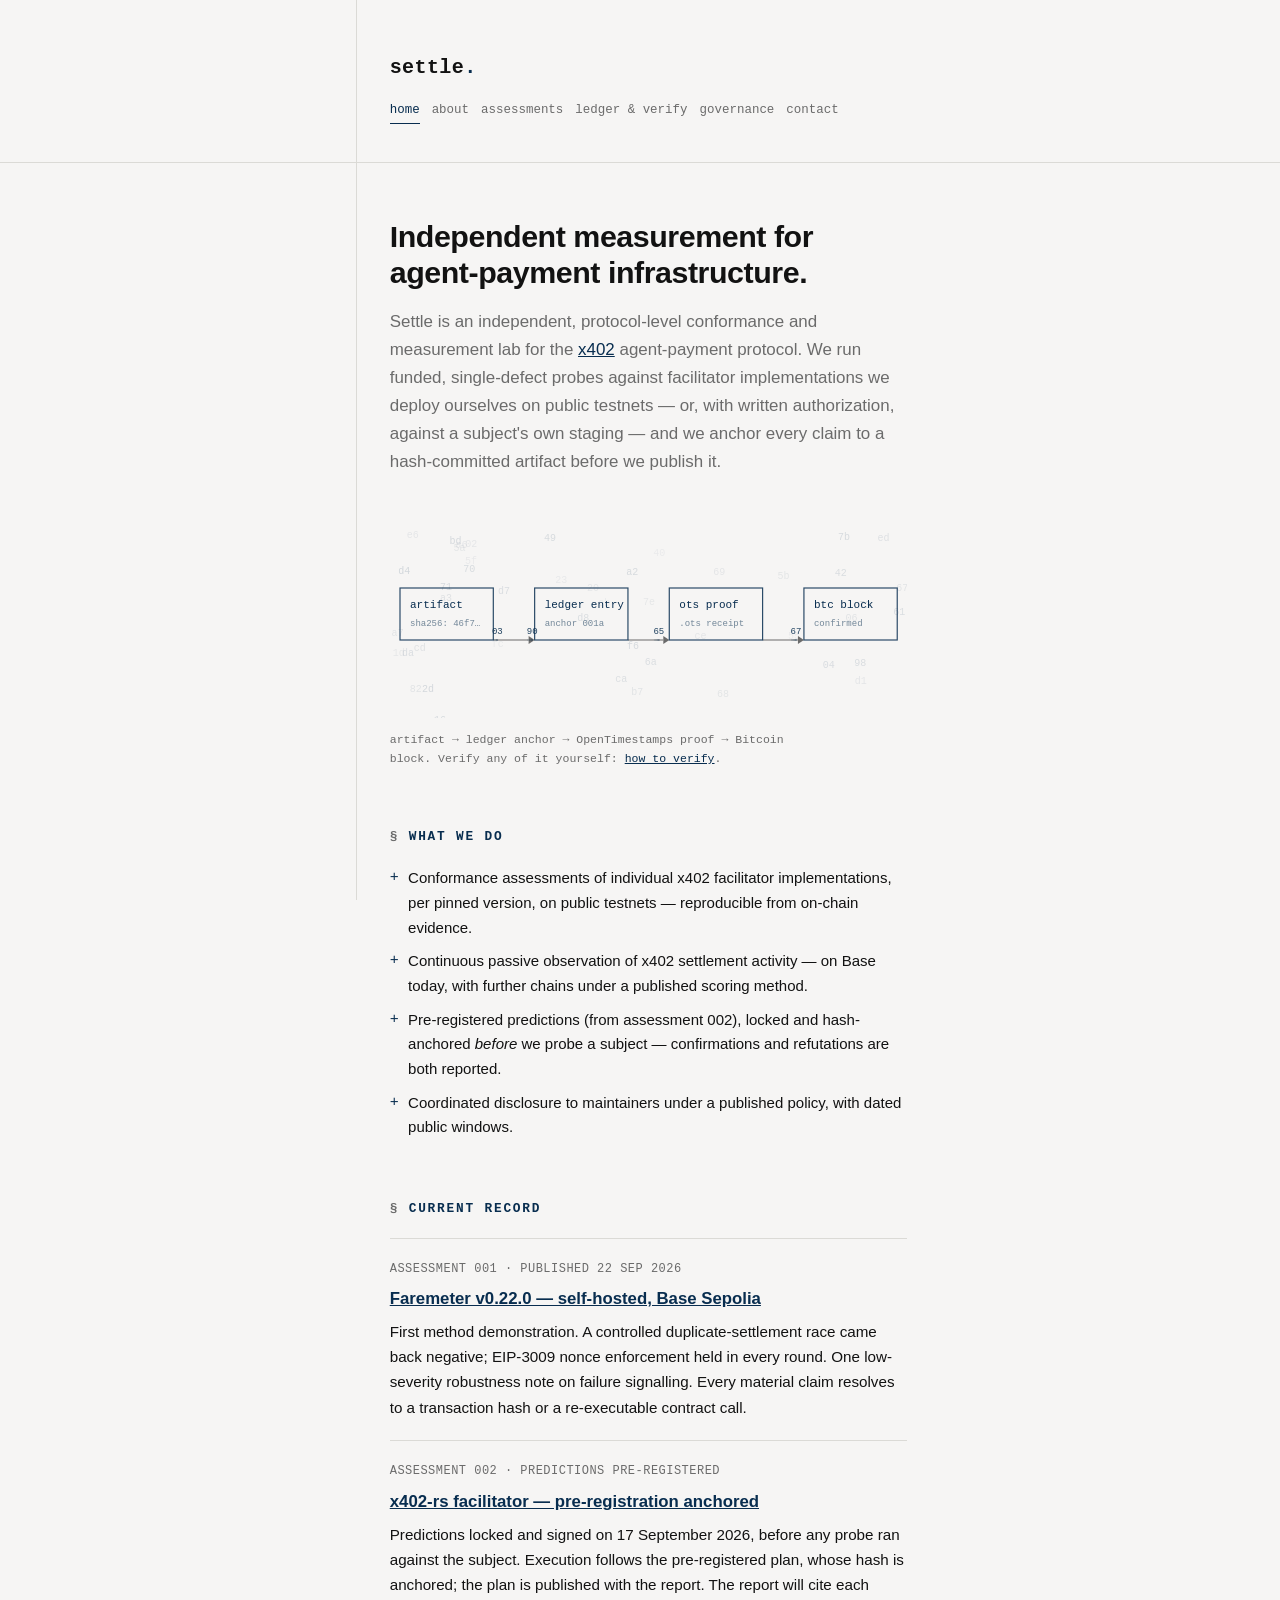
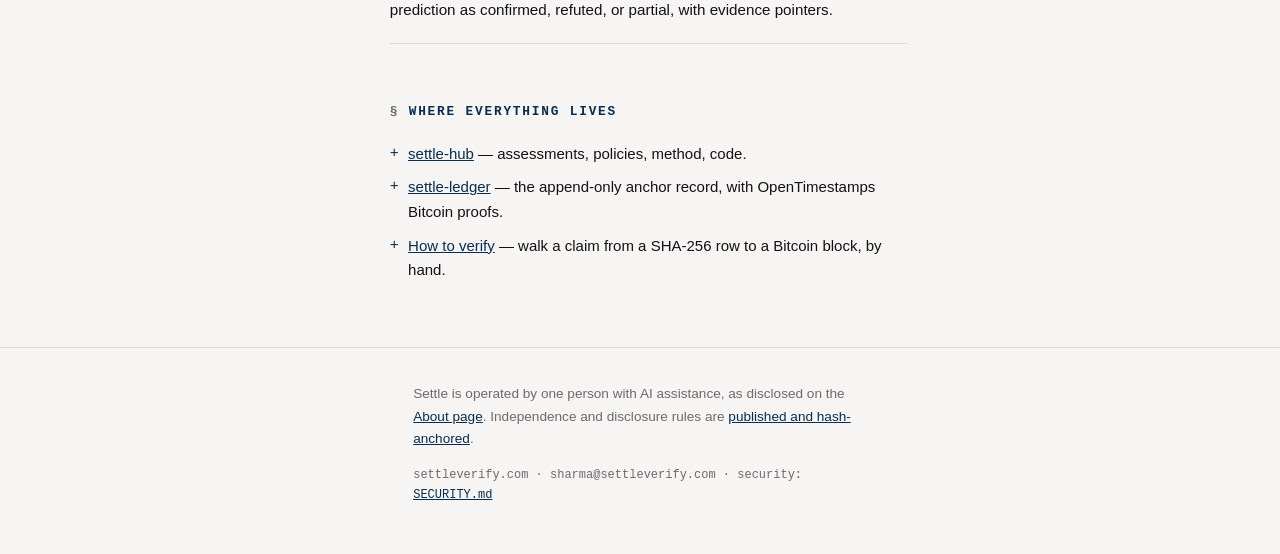
<file: index.html>
<!DOCTYPE html>
<html lang="en">
<head>
<meta charset="utf-8">
<meta name="viewport" content="width=device-width, initial-scale=1">
<title>Settle — independent x402 conformance &amp; measurement lab</title>
<meta name="description" content="Settle is an independent, protocol-level conformance and measurement lab for the x402 agent-payment protocol. Every claim hash-anchored; every report reproducible.">
<link rel="stylesheet" href="assets/style.css">
</head>
<body>

<header class="site">
  <div class="wrap">
    <a class="wordmark" href="index.html">settle<span>.</span></a>
    <nav class="site" aria-label="Site">
      <a href="index.html" aria-current="page">home</a>
      <a href="about.html">about</a>
      <a href="assessments.html">assessments</a>
      <a href="ledger.html">ledger &amp; verify</a>
      <a href="governance.html">governance</a>
      <a href="contact.html">contact</a>
    </nav>
  </div>
</header>

<main>
  <div class="wrap">

    <h1>Independent measurement for agent-payment infrastructure.</h1>
    <p class="lede">Settle is an independent, protocol-level conformance and measurement lab for the
    <a href="https://github.com/coinbase/x402">x402</a> agent-payment protocol. We run funded,
    single-defect probes against facilitator implementations we deploy ourselves on public
    testnets — or, with written authorization, against a subject's own staging — and we anchor
    every claim to a hash-committed artifact before we publish it.</p>

    <div class="chain" id="chainHero">
      <canvas id="heroCanvas" aria-hidden="true"></canvas>
      <svg viewBox="0 0 640 96" role="img" id="chainFallback">
        <!-- block 1 -->
        <g class="blk d0">
          <rect x="8" y="24" width="120" height="48" rx="3" fill="none" stroke="currentColor" stroke-width="1.2"/>
          <text x="20" y="44" font-family="ui-monospace, Menlo, Consolas, monospace" font-size="10" fill="currentColor">artifact</text>
          <text x="20" y="60" font-family="ui-monospace, Menlo, Consolas, monospace" font-size="9" fill="currentColor" opacity="0.6">sha256: 46f7…</text>
        </g>
        <!-- link 1 -->
        <line class="link-line d1" x1="128" y1="48" x2="188" y2="48" stroke="currentColor" stroke-width="1.2"/>
        <path class="blk d1" d="M186 44 l8 4 -8 4 z" fill="currentColor"/>
        <!-- block 2 -->
        <g class="blk d2">
          <rect x="196" y="24" width="120" height="48" rx="3" fill="none" stroke="currentColor" stroke-width="1.2"/>
          <text x="208" y="44" font-family="ui-monospace, Menlo, Consolas, monospace" font-size="10" fill="currentColor">ledger entry</text>
          <text x="208" y="60" font-family="ui-monospace, Menlo, Consolas, monospace" font-size="9" fill="currentColor" opacity="0.6">anchor 001a</text>
        </g>
        <!-- link 2 -->
        <line class="link-line d3" x1="316" y1="48" x2="376" y2="48" stroke="currentColor" stroke-width="1.2"/>
        <path class="blk d3" d="M374 44 l8 4 -8 4 z" fill="currentColor"/>
        <!-- block 3 -->
        <g class="blk d4">
          <rect x="384" y="24" width="120" height="48" rx="3" fill="none" stroke="currentColor" stroke-width="1.2"/>
          <text x="396" y="44" font-family="ui-monospace, Menlo, Consolas, monospace" font-size="10" fill="currentColor">ots proof</text>
          <text x="396" y="60" font-family="ui-monospace, Menlo, Consolas, monospace" font-size="9" fill="currentColor" opacity="0.6">.ots receipt</text>
        </g>
        <!-- link 3 -->
        <line class="link-line d5" x1="504" y1="48" x2="564" y2="48" stroke="currentColor" stroke-width="1.2"/>
        <path class="blk d5" d="M562 44 l8 4 -8 4 z" fill="currentColor"/>
        <!-- block 4 -->
        <g class="blk d6">
          <rect x="572" y="24" width="60" height="48" rx="3" fill="none" stroke="currentColor" stroke-width="1.2"/>
          <text x="580" y="44" font-family="ui-monospace, Menlo, Consolas, monospace" font-size="10" fill="currentColor">btc</text>
          <text x="580" y="60" font-family="ui-monospace, Menlo, Consolas, monospace" font-size="9" fill="currentColor" opacity="0.6">block</text>
        </g>
      </svg>
      <p class="chain-caption">artifact → ledger anchor → OpenTimestamps proof → Bitcoin block. Verify any of it yourself: <a href="ledger.html">how to verify</a>.</p>
    </div>

    <section>
      <h2>What we do</h2>
      <ul class="plain">
        <li>Conformance assessments of individual x402 facilitator implementations, per pinned version, on public testnets — reproducible from on-chain evidence.</li>
        <li>Continuous passive observation of x402 settlement activity — on Base today, with further chains under a published scoring method.</li>
        <li>Pre-registered predictions (from assessment 002), locked and hash-anchored <em>before</em> we probe a subject — confirmations and refutations are both reported.</li>
        <li>Coordinated disclosure to maintainers under a published policy, with dated public windows.</li>
      </ul>
    </section>

    <section>
      <h2>Current record</h2>

      <div class="record">
        <p class="meta">ASSESSMENT 001 · PUBLISHED 22 SEP 2026</p>
        <h3><a href="https://github.com/TheDocter-dev/settle-hub/blob/main/assessments/001-faremeter-v0.22.0.md">Faremeter v0.22.0 — self-hosted, Base Sepolia</a></h3>
        <p>First method demonstration. A controlled duplicate-settlement race came back negative;
        EIP-3009 nonce enforcement held in every round. One low-severity robustness note on failure
        signalling. Every material claim resolves to a transaction hash or a re-executable contract call.</p>
      </div>

      <div class="record">
        <p class="meta">ASSESSMENT 002 · PREDICTIONS PRE-REGISTERED</p>
        <h3><a href="https://github.com/TheDocter-dev/settle-ledger/blob/main/anchors/002-pre-registration.md">x402-rs facilitator — pre-registration anchored</a></h3>
        <p>Predictions locked and signed on 17 September 2026, before any probe ran against the subject.
        Execution follows the pre-registered plan, whose hash is anchored; the plan is published with
        the report. The report will cite each prediction as confirmed, refuted, or partial, with
        evidence pointers.</p>
      </div>
    </section>

    <section>
      <h2>Where everything lives</h2>
      <ul class="plain">
        <li><a href="https://github.com/TheDocter-dev/settle-hub">settle-hub</a> — assessments, policies, method, code.</li>
        <li><a href="https://github.com/TheDocter-dev/settle-ledger">settle-ledger</a> — the append-only anchor record, with OpenTimestamps Bitcoin proofs.</li>
        <li><a href="ledger.html">How to verify</a> — walk a claim from a SHA-256 row to a Bitcoin block, by hand.</li>
      </ul>
    </section>

  </div>
</main>

<script>
(function () {
  var reduce = window.matchMedia && window.matchMedia('(prefers-reduced-motion: reduce)').matches;
  if (reduce) return; // SVG fallback keeps its CSS-only static state

  var canvas = document.getElementById('heroCanvas');
  var fallback = document.getElementById('chainFallback');
  if (!canvas || !canvas.getContext) return;
  var ctx = canvas.getContext('2d');

  // palette follows the page (incl. dark mode)
  function ink()    { return getComputedStyle(document.body).getPropertyValue('--c-accent').trim() || '#082D4F'; }
  function faint()  { return getComputedStyle(document.body).getPropertyValue('--c-text-alt').trim() || 'rgba(8,45,79,0.35)'; }

  var W = 640, H = 200, dpr = Math.min(window.devicePixelRatio || 1, 2);
  function size() {
    var r = canvas.parentNode.getBoundingClientRect();
    W = Math.max(320, r.width); H = 200;
    canvas.width = W * dpr; canvas.height = H * dpr;
    canvas.style.height = H + 'px';
    ctx.setTransform(dpr, 0, 0, dpr, 0, 0);
    layout();
  }

  var LABELS = ['artifact', 'ledger entry', 'ots proof', 'btc block'];
  var SUBS   = ['sha256: 46f7…', 'anchor 001a', '.ots receipt', 'confirmed'];
  var blocks = [], links = [];
  function layout() {
    blocks = []; links = [];
    var bw = Math.min(120, (W - 40) / 4 - 26), bh = 52, gap = (W - 20 - 4 * bw) / 3, y = 96;
    for (var i = 0; i < 4; i++) {
      var x = 10 + i * (bw + gap);
      blocks.push({ x: x, y: y, w: bw, h: bh, pulse: 0 });
      if (i < 3) links.push({ x1: x + bw, x2: x + bw + gap, y: y + bh / 2 });
    }
  }

  // drifting background hex glyphs
  var HEX = '0123456789abcdef', glyphs = [];
  for (var g = 0; g < 46; g++) glyphs.push({
    x: Math.random() * 640, y: Math.random() * 200,
    c: HEX[(Math.random() * 16) | 0] + HEX[(Math.random() * 16) | 0],
    v: 0.08 + Math.random() * 0.22, a: 0.05 + Math.random() * 0.10
  });

  // particles travelling link by link
  var particles = [];
  function spawn(linkIdx) {
    var l = links[linkIdx]; if (!l) return;
    particles.push({ l: linkIdx, t: 0, speed: 0.006 + Math.random() * 0.006,
      c: HEX[(Math.random() * 16) | 0] + HEX[(Math.random() * 16) | 0] });
  }

  var acc = 0;
  function frame() {
    ctx.clearRect(0, 0, W, H);

    // background hex rain
    ctx.font = '10px ui-monospace, Menlo, Consolas, monospace';
    for (var i = 0; i < glyphs.length; i++) {
      var gl = glyphs[i];
      gl.y -= gl.v; if (gl.y < -10) { gl.y = H + 10; gl.x = Math.random() * W; }
      ctx.globalAlpha = gl.a; ctx.fillStyle = ink();
      ctx.fillText(gl.c, gl.x % W, gl.y);
    }
    ctx.globalAlpha = 1;

    // links
    ctx.strokeStyle = faint(); ctx.lineWidth = 1.1;
    for (var j = 0; j < links.length; j++) {
      var l2 = links[j];
      ctx.beginPath(); ctx.moveTo(l2.x1, l2.y); ctx.lineTo(l2.x2 - 6, l2.y); ctx.stroke();
      // arrowhead
      ctx.beginPath(); ctx.moveTo(l2.x2 - 6, l2.y - 4); ctx.lineTo(l2.x2, l2.y);
      ctx.lineTo(l2.x2 - 6, l2.y + 4); ctx.closePath();
      ctx.fillStyle = faint(); ctx.fill();
    }

    // blocks
    for (var b = 0; b < blocks.length; b++) {
      var bk = blocks[b];
      if (bk.pulse > 0) bk.pulse *= 0.94;
      var glow = bk.pulse;
      ctx.strokeStyle = ink(); ctx.lineWidth = 1.2 + glow * 1.6;
      ctx.globalAlpha = 0.85 + glow * 0.15;
      ctx.strokeRect(bk.x, bk.y - bk.h / 2, bk.w, bk.h);
      ctx.globalAlpha = 1;
      ctx.fillStyle = ink();
      ctx.font = '11px ui-monospace, Menlo, Consolas, monospace';
      ctx.fillText(LABELS[b], bk.x + 10, bk.y - 6);
      ctx.globalAlpha = 0.55;
      ctx.font = '9px ui-monospace, Menlo, Consolas, monospace';
      ctx.fillText(SUBS[b], bk.x + 10, bk.y + 12);
      ctx.globalAlpha = 1;
      if (glow > 0.02) { // arrival ring
        ctx.globalAlpha = glow * 0.5; ctx.strokeStyle = ink(); ctx.lineWidth = 1;
        ctx.strokeRect(bk.x - 4 * (1 - glow), bk.y - bk.h / 2 - 4 * (1 - glow), bk.w + 8 * (1 - glow), bk.h + 8 * (1 - glow));
        ctx.globalAlpha = 1;
      }
    }

    // particles: hex pairs riding the links
    ctx.font = '9px ui-monospace, Menlo, Consolas, monospace';
    for (var p = particles.length - 1; p >= 0; p--) {
      var pt = particles[p], ln = links[pt.l];
      pt.t += pt.speed;
      if (pt.t >= 1) { blocks[pt.l + 1].pulse = 1; particles.splice(p, 1); spawn((pt.l + 1) % links.length); continue; }
      var px = ln.x1 + (ln.x2 - ln.x1) * pt.t;
      // trail
      for (var tr = 1; tr <= 3; tr++) {
        var tt = pt.t - tr * 0.045; if (tt < 0) break;
        ctx.globalAlpha = 0.35 / tr; ctx.fillStyle = ink();
        ctx.fillRect(ln.x1 + (ln.x2 - ln.x1) * tt, ln.y - 1, 2, 2);
      }
      ctx.globalAlpha = 0.9; ctx.fillStyle = ink();
      ctx.fillText(pt.c, px - 6, ln.y - 6);
      ctx.globalAlpha = 1;
    }

    // steady spawn pressure
    acc += 1;
    if (acc % 70 === 0 && particles.length < 6) spawn((Math.random() * links.length) | 0);

    requestAnimationFrame(frame);
  }

  size();
  window.addEventListener('resize', size);
  fallback.style.display = 'none'; // canvas takes over
  canvas.style.display = 'block';
  for (var s = 0; s < links.length; s++) spawn(s);
  requestAnimationFrame(frame);
})();
</script>

<footer class="site">
  <div class="wrap">
    <p>Settle is operated by one person with AI assistance, as disclosed on the
    <a href="about.html">About page</a>. Independence and disclosure rules are
    <a href="governance.html">published and hash-anchored</a>.</p>
    <p class="mono">settleverify.com · sharma@settleverify.com · security: <a href="https://github.com/TheDocter-dev/settle-hub/blob/main/SECURITY.md">SECURITY.md</a></p>
  </div>
</footer>

</body>
</html>
</file>
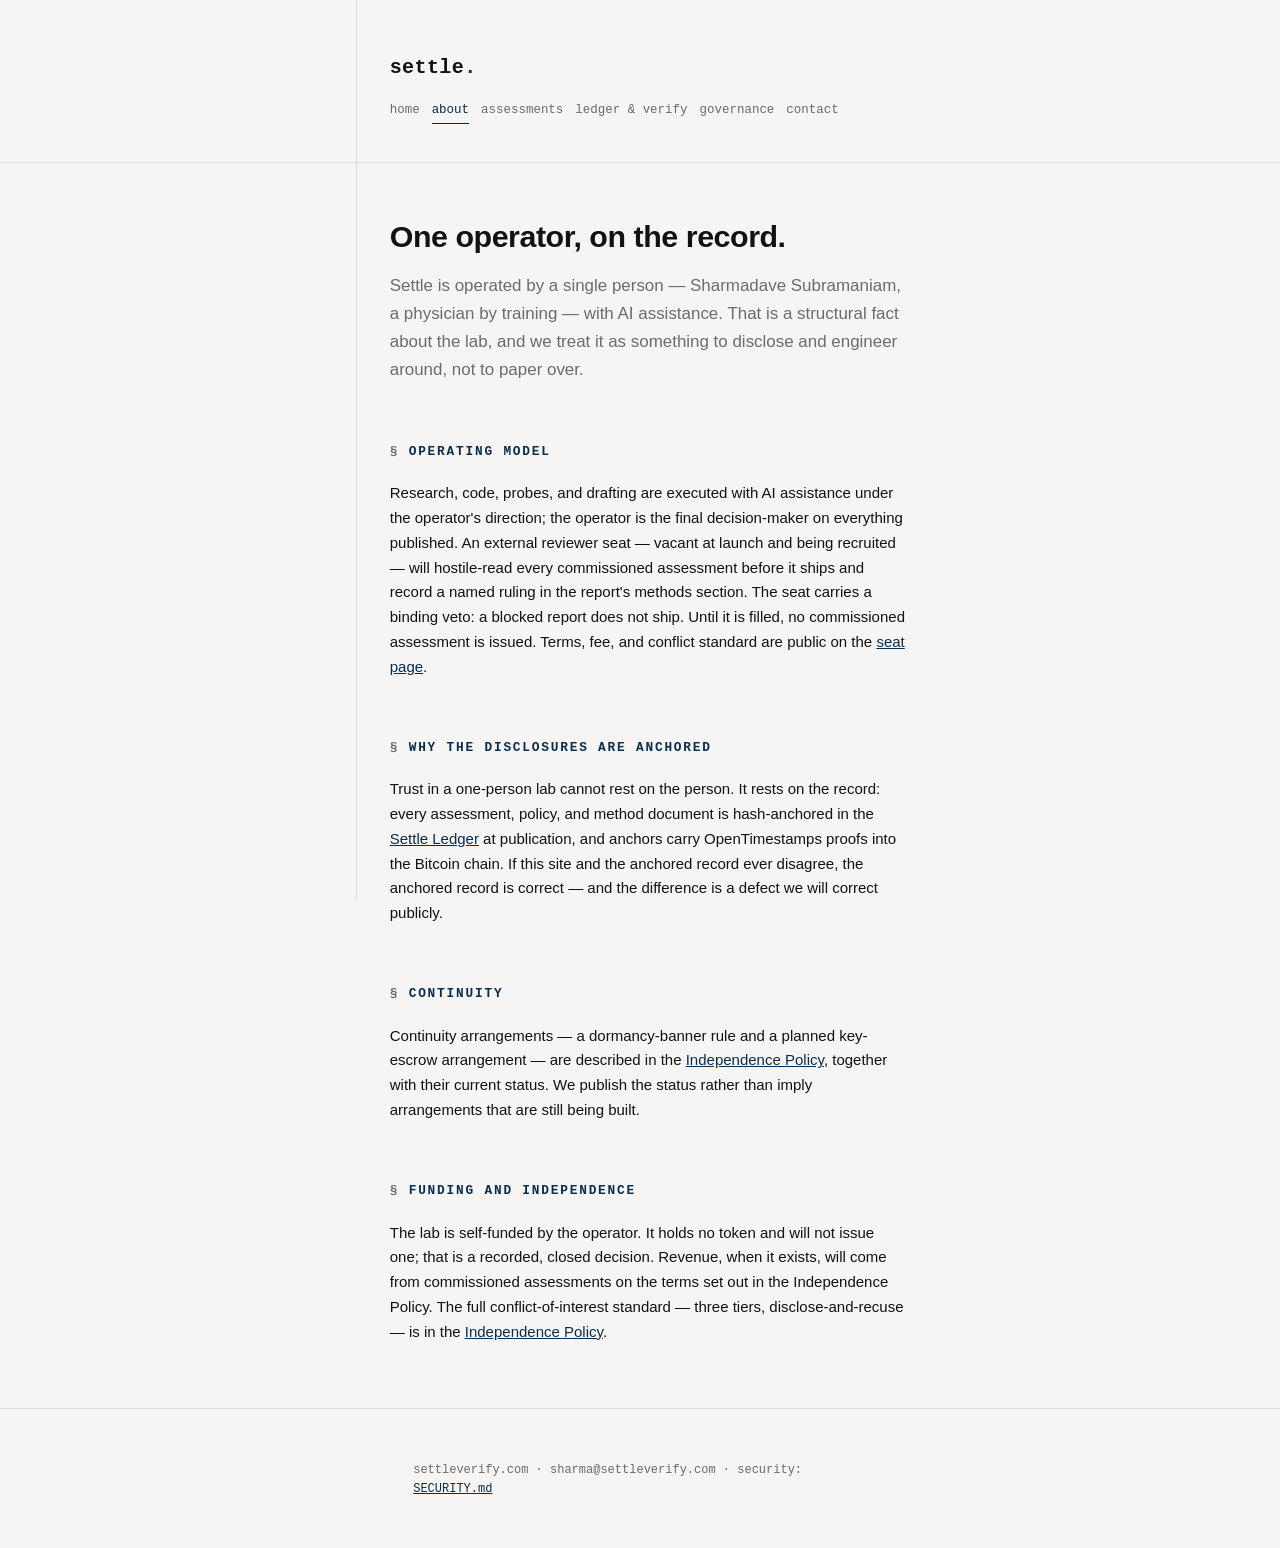
<file: about.html>
<!DOCTYPE html>
<html lang="en">
<head>
<meta charset="utf-8">
<meta name="viewport" content="width=device-width, initial-scale=1">
<title>About — Settle</title>
<meta name="description" content="Who operates Settle, how it is built, and what happens if the operator disappears.">
<link rel="stylesheet" href="assets/style.css">
</head>
<body>

<header class="site">
  <div class="wrap">
    <a class="wordmark" href="index.html">settle<span>.</span></a>
    <nav class="site" aria-label="Site">
      <a href="index.html">home</a>
      <a href="about.html" aria-current="page">about</a>
      <a href="assessments.html">assessments</a>
      <a href="ledger.html">ledger &amp; verify</a>
      <a href="governance.html">governance</a>
      <a href="contact.html">contact</a>
    </nav>
  </div>
</header>

<main>
  <div class="wrap">

    <h1>One operator, on the record.</h1>
    <p class="lede">Settle is operated by a single person — Sharmadave Subramaniam, a physician by
    training — with AI assistance. That is a structural fact about the lab, and we treat it as
    something to disclose and engineer around, not to paper over.</p>

    <section>
      <h2>Operating model</h2>
      <p>Research, code, probes, and drafting are executed with AI assistance under the operator's
      direction; the operator is the final decision-maker on everything published. An external
      reviewer seat — vacant at launch and being recruited — will hostile-read every commissioned
      assessment before it ships and record a named ruling in the report's methods section. The seat
      carries a binding veto: a blocked report does not ship. Until it is filled, no commissioned
      assessment is issued. Terms, fee, and conflict standard are public on the
      <a href="https://github.com/TheDocter-dev/settle-hub/blob/main/external-reviewer-seat.md">seat page</a>.</p>
    </section>

    <section>
      <h2>Why the disclosures are anchored</h2>
      <p>Trust in a one-person lab cannot rest on the person. It rests on the record: every
      assessment, policy, and method document is hash-anchored in the
      <a href="https://github.com/TheDocter-dev/settle-ledger">Settle Ledger</a> at publication, and
      anchors carry OpenTimestamps proofs into the Bitcoin chain. If this site and the anchored
      record ever disagree, the anchored record is correct — and the difference is a defect we will
      correct publicly.</p>
    </section>

    <section>
      <h2>Continuity</h2>
      <p>Continuity arrangements — a dormancy-banner rule and a planned key-escrow arrangement —
      are described in the
      <a href="https://github.com/TheDocter-dev/settle-hub/blob/main/independence-policy.md">Independence Policy</a>,
      together with their current status. We publish the status rather than imply arrangements that
      are still being built.</p>
    </section>

    <section>
      <h2>Funding and independence</h2>
      <p>The lab is self-funded by the operator. It holds no token and will not issue one; that is a
      recorded, closed decision. Revenue, when it exists, will come from commissioned assessments on
      the terms set out in the Independence Policy. The full conflict-of-interest standard — three tiers, disclose-and-recuse —
      is in the <a href="https://github.com/TheDocter-dev/settle-hub/blob/main/independence-policy.md">Independence
      Policy</a>.</p>
    </section>

  </div>
</main>

<footer class="site">
  <div class="wrap">
    <p class="mono">settleverify.com · sharma@settleverify.com · security: <a href="https://github.com/TheDocter-dev/settle-hub/blob/main/SECURITY.md">SECURITY.md</a></p>
  </div>
</footer>

</body>
</html>
</file>
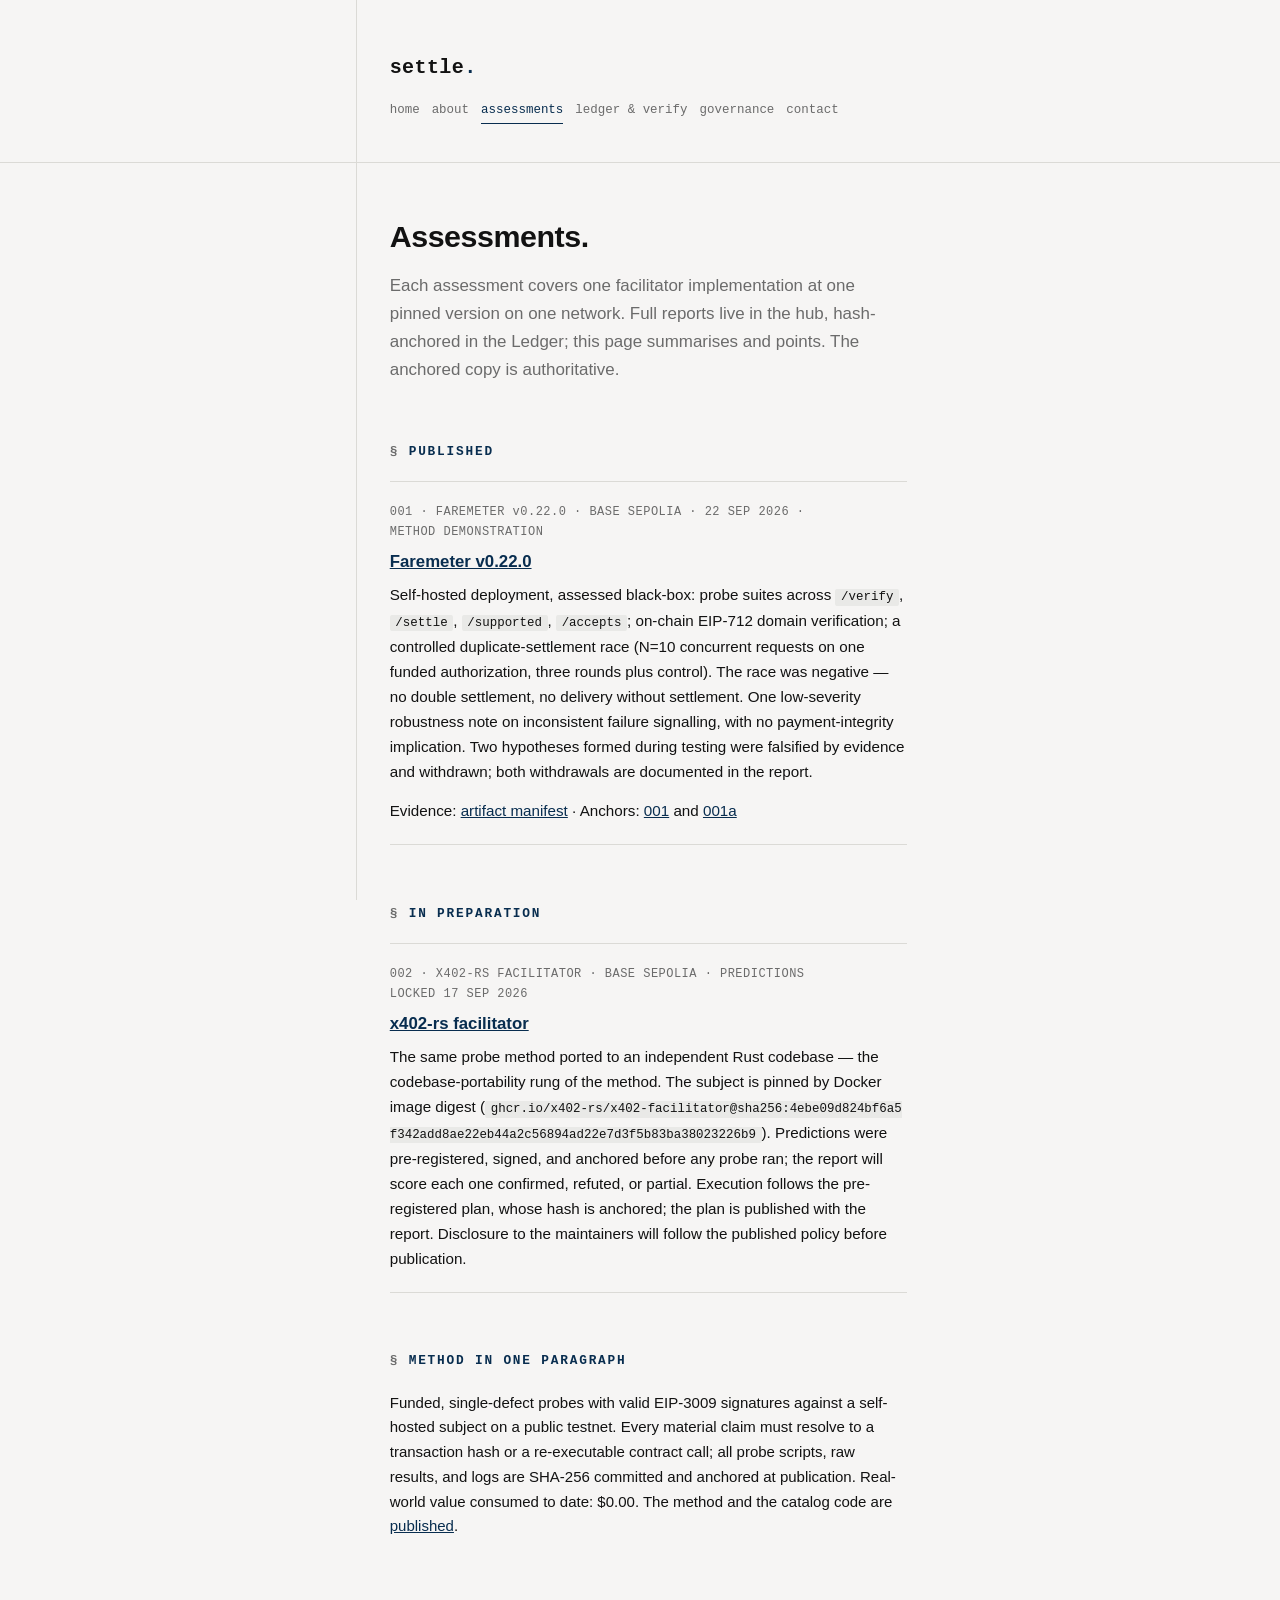
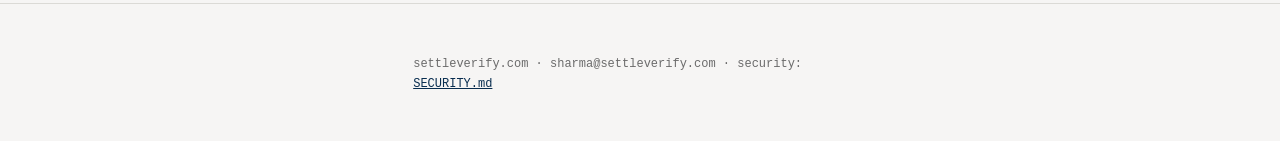
<file: assessments.html>
<!DOCTYPE html>
<html lang="en">
<head>
<meta charset="utf-8">
<meta name="viewport" content="width=device-width, initial-scale=1">
<title>Assessments — Settle</title>
<meta name="description" content="Settle assessments: per-version conformance measurement of x402 facilitators, reproducible from on-chain evidence.">
<link rel="stylesheet" href="assets/style.css">
</head>
<body>

<header class="site">
  <div class="wrap">
    <a class="wordmark" href="index.html">settle<span>.</span></a>
    <nav class="site" aria-label="Site">
      <a href="index.html">home</a>
      <a href="about.html">about</a>
      <a href="assessments.html" aria-current="page">assessments</a>
      <a href="ledger.html">ledger &amp; verify</a>
      <a href="governance.html">governance</a>
      <a href="contact.html">contact</a>
    </nav>
  </div>
</header>

<main>
  <div class="wrap">

    <h1>Assessments.</h1>
    <p class="lede">Each assessment covers one facilitator implementation at one pinned version on
    one network. Full reports live in the hub, hash-anchored in the Ledger; this page summarises
    and points. The anchored copy is authoritative.</p>

    <section>
      <h2>Published</h2>

      <div class="record">
        <p class="meta">001 · FAREMETER v0.22.0 · BASE SEPOLIA · 22 SEP 2026 · METHOD DEMONSTRATION</p>
        <h3><a href="https://github.com/TheDocter-dev/settle-hub/blob/main/assessments/001-faremeter-v0.22.0.md">Faremeter v0.22.0</a></h3>
        <p>Self-hosted deployment, assessed black-box: probe suites across
        <code>/verify</code>, <code>/settle</code>, <code>/supported</code>, <code>/accepts</code>;
        on-chain EIP-712 domain verification; a controlled duplicate-settlement race
        (N=10 concurrent requests on one funded authorization, three rounds plus control).
        The race was negative — no double settlement, no delivery without settlement. One
        low-severity robustness note on inconsistent failure signalling, with no payment-integrity
        implication. Two hypotheses formed during testing were falsified by evidence and withdrawn;
        both withdrawals are documented in the report.</p>
        <p>Evidence: <a href="https://github.com/TheDocter-dev/settle-hub/blob/main/assessments/001-artifact-hashes.txt">artifact
        manifest</a> · Anchors: <a href="https://github.com/TheDocter-dev/settle-ledger/tree/main/anchors/001">001</a>
        and <a href="https://github.com/TheDocter-dev/settle-ledger/tree/main/anchors/001a">001a</a></p>
      </div>
    </section>

    <section>
      <h2>In preparation</h2>

      <div class="record">
        <p class="meta">002 · X402-RS FACILITATOR · BASE SEPOLIA · PREDICTIONS LOCKED 17 SEP 2026</p>
        <h3><a href="https://github.com/TheDocter-dev/settle-ledger/blob/main/anchors/002-pre-registration.md">x402-rs facilitator</a></h3>
        <p>The same probe method ported to an independent Rust codebase — the codebase-portability
        rung of the method. The subject is pinned by Docker image digest
        (<code class="digest">ghcr.io/x402-rs/x402-facilitator@sha256:4ebe09d824bf6a5f342add8ae22eb44a2c56894ad22e7d3f5b83ba38023226b9</code>). Predictions were
        pre-registered, signed, and anchored before any probe ran; the report will score each one
        confirmed, refuted, or partial. Execution follows the pre-registered plan, whose hash is
        anchored; the plan is published with the report. Disclosure to the maintainers will follow
        the published policy before publication.</p>
      </div>
    </section>

    <section>
      <h2>Method in one paragraph</h2>
      <p>Funded, single-defect probes with valid EIP-3009 signatures against a self-hosted subject
      on a public testnet. Every material claim must resolve to a transaction hash or a
      re-executable contract call; all probe scripts, raw results, and logs are SHA-256 committed
      and anchored at publication. Real-world value consumed to date: $0.00. The method and the
      catalog code are <a href="https://github.com/TheDocter-dev/settle-hub">published</a>.</p>
    </section>

  </div>
</main>

<footer class="site">
  <div class="wrap">
    <p class="mono">settleverify.com · sharma@settleverify.com · security: <a href="https://github.com/TheDocter-dev/settle-hub/blob/main/SECURITY.md">SECURITY.md</a></p>
  </div>
</footer>

</body>
</html>
</file>
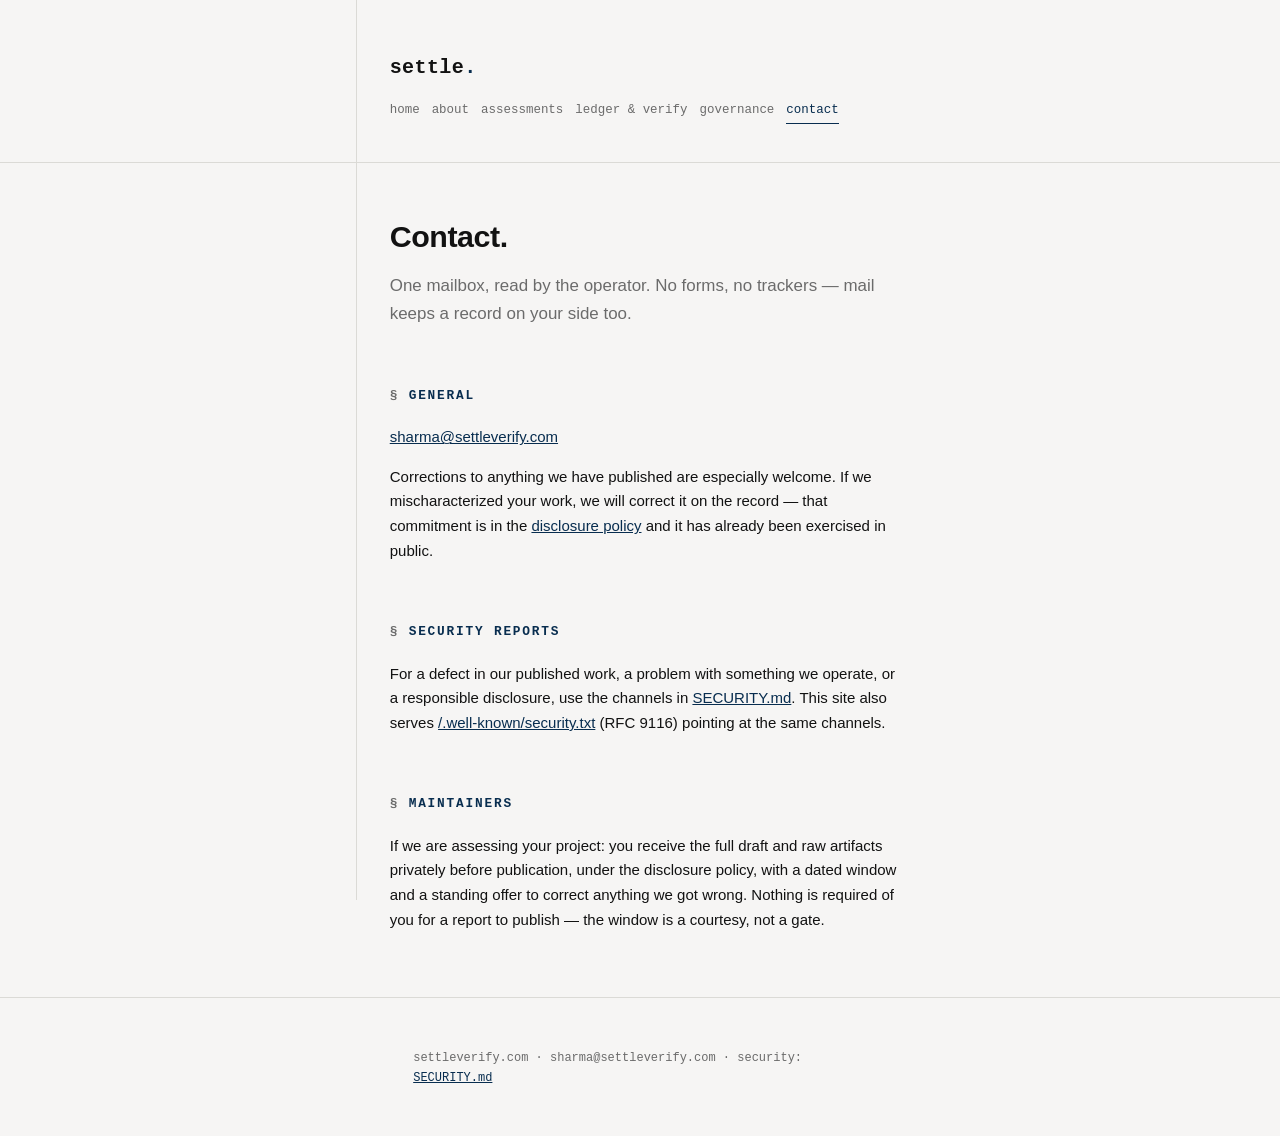
<file: contact.html>
<!DOCTYPE html>
<html lang="en">
<head>
<meta charset="utf-8">
<meta name="viewport" content="width=device-width, initial-scale=1">
<title>Contact &amp; disclosure — Settle</title>
<meta name="description" content="Reach Settle: general contact, corrections, and security reports.">
<link rel="stylesheet" href="assets/style.css">
</head>
<body>

<header class="site">
  <div class="wrap">
    <a class="wordmark" href="index.html">settle<span>.</span></a>
    <nav class="site" aria-label="Site">
      <a href="index.html">home</a>
      <a href="about.html">about</a>
      <a href="assessments.html">assessments</a>
      <a href="ledger.html">ledger &amp; verify</a>
      <a href="governance.html">governance</a>
      <a href="contact.html" aria-current="page">contact</a>
    </nav>
  </div>
</header>

<main>
  <div class="wrap">

    <h1>Contact.</h1>
    <p class="lede">One mailbox, read by the operator. No forms, no trackers — mail keeps a record
    on your side too.</p>

    <section>
      <h2>General</h2>
      <p><a href="mailto:sharma@settleverify.com">sharma@settleverify.com</a></p>
      <p>Corrections to anything we have published are especially welcome. If we mischaracterized
      your work, we will correct it on the record — that commitment is in the
      <a href="https://github.com/TheDocter-dev/settle-hub/blob/main/disclosure-policy.md">disclosure policy</a>
      and it has already been exercised in public.</p>
    </section>

    <section>
      <h2>Security reports</h2>
      <p>For a defect in our published work, a problem with something we operate, or a responsible
      disclosure, use the channels in
      <a href="https://github.com/TheDocter-dev/settle-hub/blob/main/SECURITY.md">SECURITY.md</a>.
      This site also serves <a href="/.well-known/security.txt">/.well-known/security.txt</a>
      (RFC 9116) pointing at the same channels.</p>
    </section>

    <section>
      <h2>Maintainers</h2>
      <p>If we are assessing your project: you receive the full draft and raw artifacts privately
      before publication, under the disclosure policy, with a dated window and a standing offer to
      correct anything we got wrong. Nothing is required of you for a report to publish — the
      window is a courtesy, not a gate.</p>
    </section>

  </div>
</main>

<footer class="site">
  <div class="wrap">
    <p class="mono">settleverify.com · sharma@settleverify.com · security: <a href="https://github.com/TheDocter-dev/settle-hub/blob/main/SECURITY.md">SECURITY.md</a></p>
  </div>
</footer>

</body>
</html>
</file>
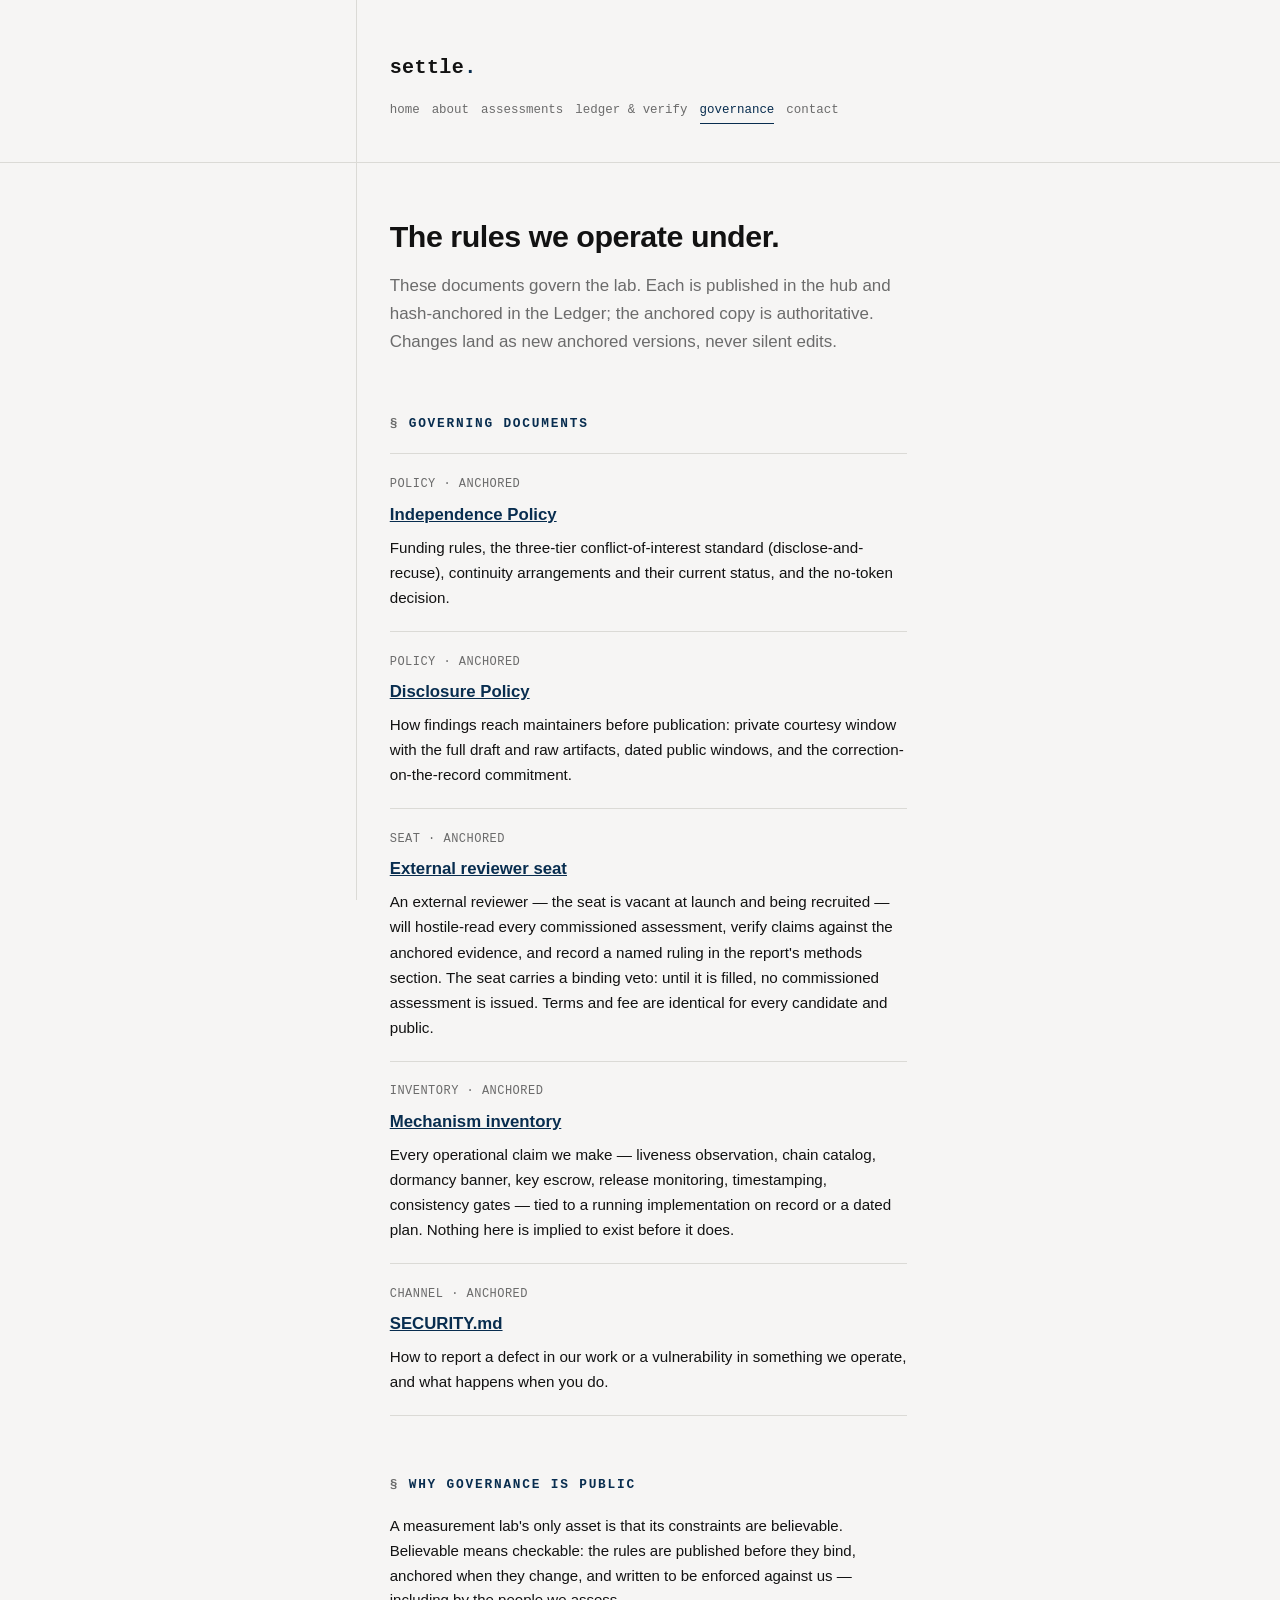
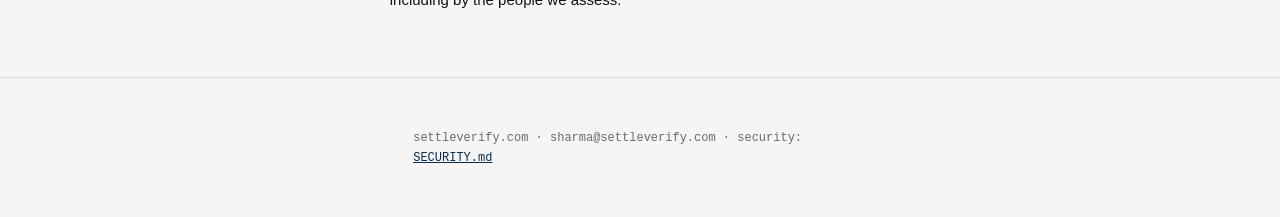
<file: governance.html>
<!DOCTYPE html>
<html lang="en">
<head>
<meta charset="utf-8">
<meta name="viewport" content="width=device-width, initial-scale=1">
<title>Governance — Settle</title>
<meta name="description" content="The rules Settle operates under: independence policy, disclosure policy, external reviewer seat, mechanism inventory.">
<link rel="stylesheet" href="assets/style.css">
</head>
<body>

<header class="site">
  <div class="wrap">
    <a class="wordmark" href="index.html">settle<span>.</span></a>
    <nav class="site" aria-label="Site">
      <a href="index.html">home</a>
      <a href="about.html">about</a>
      <a href="assessments.html">assessments</a>
      <a href="ledger.html">ledger &amp; verify</a>
      <a href="governance.html" aria-current="page">governance</a>
      <a href="contact.html">contact</a>
    </nav>
  </div>
</header>

<main>
  <div class="wrap">

    <h1>The rules we operate under.</h1>
    <p class="lede">These documents govern the lab. Each is published in the hub and hash-anchored
    in the Ledger; the anchored copy is authoritative. Changes land as new anchored versions, never
    silent edits.</p>

    <section>
      <h2>Governing documents</h2>

      <div class="record">
        <p class="meta">POLICY · ANCHORED</p>
        <h3><a href="https://github.com/TheDocter-dev/settle-hub/blob/main/independence-policy.md">Independence Policy</a></h3>
        <p>Funding rules, the three-tier conflict-of-interest standard (disclose-and-recuse),
        continuity arrangements and their current status, and the no-token decision.</p>
      </div>

      <div class="record">
        <p class="meta">POLICY · ANCHORED</p>
        <h3><a href="https://github.com/TheDocter-dev/settle-hub/blob/main/disclosure-policy.md">Disclosure Policy</a></h3>
        <p>How findings reach maintainers before publication: private courtesy window with the full
        draft and raw artifacts, dated public windows, and the correction-on-the-record commitment.</p>
      </div>

      <div class="record">
        <p class="meta">SEAT · ANCHORED</p>
        <h3><a href="https://github.com/TheDocter-dev/settle-hub/blob/main/external-reviewer-seat.md">External reviewer seat</a></h3>
        <p>An external reviewer — the seat is vacant at launch and being recruited — will
        hostile-read every commissioned assessment, verify claims against the anchored evidence,
        and record a named ruling in the report's methods section. The seat carries a binding veto:
        until it is filled, no commissioned assessment is issued. Terms and fee are identical for
        every candidate and public.</p>
      </div>

      <div class="record">
        <p class="meta">INVENTORY · ANCHORED</p>
        <h3><a href="https://github.com/TheDocter-dev/settle-hub/blob/main/MECHANISMS.md">Mechanism inventory</a></h3>
        <p>Every operational claim we make — liveness observation, chain catalog, dormancy banner,
        key escrow, release monitoring, timestamping, consistency gates — tied to a running
        implementation on record or a dated plan. Nothing here is implied to exist before it does.</p>
      </div>

      <div class="record">
        <p class="meta">CHANNEL · ANCHORED</p>
        <h3><a href="https://github.com/TheDocter-dev/settle-hub/blob/main/SECURITY.md">SECURITY.md</a></h3>
        <p>How to report a defect in our work or a vulnerability in something we operate, and what
        happens when you do.</p>
      </div>
    </section>

    <section>
      <h2>Why governance is public</h2>
      <p>A measurement lab's only asset is that its constraints are believable. Believable means
      checkable: the rules are published before they bind, anchored when they change, and written to
      be enforced against us — including by the people we assess.</p>
    </section>

  </div>
</main>

<footer class="site">
  <div class="wrap">
    <p class="mono">settleverify.com · sharma@settleverify.com · security: <a href="https://github.com/TheDocter-dev/settle-hub/blob/main/SECURITY.md">SECURITY.md</a></p>
  </div>
</footer>

</body>
</html>
</file>
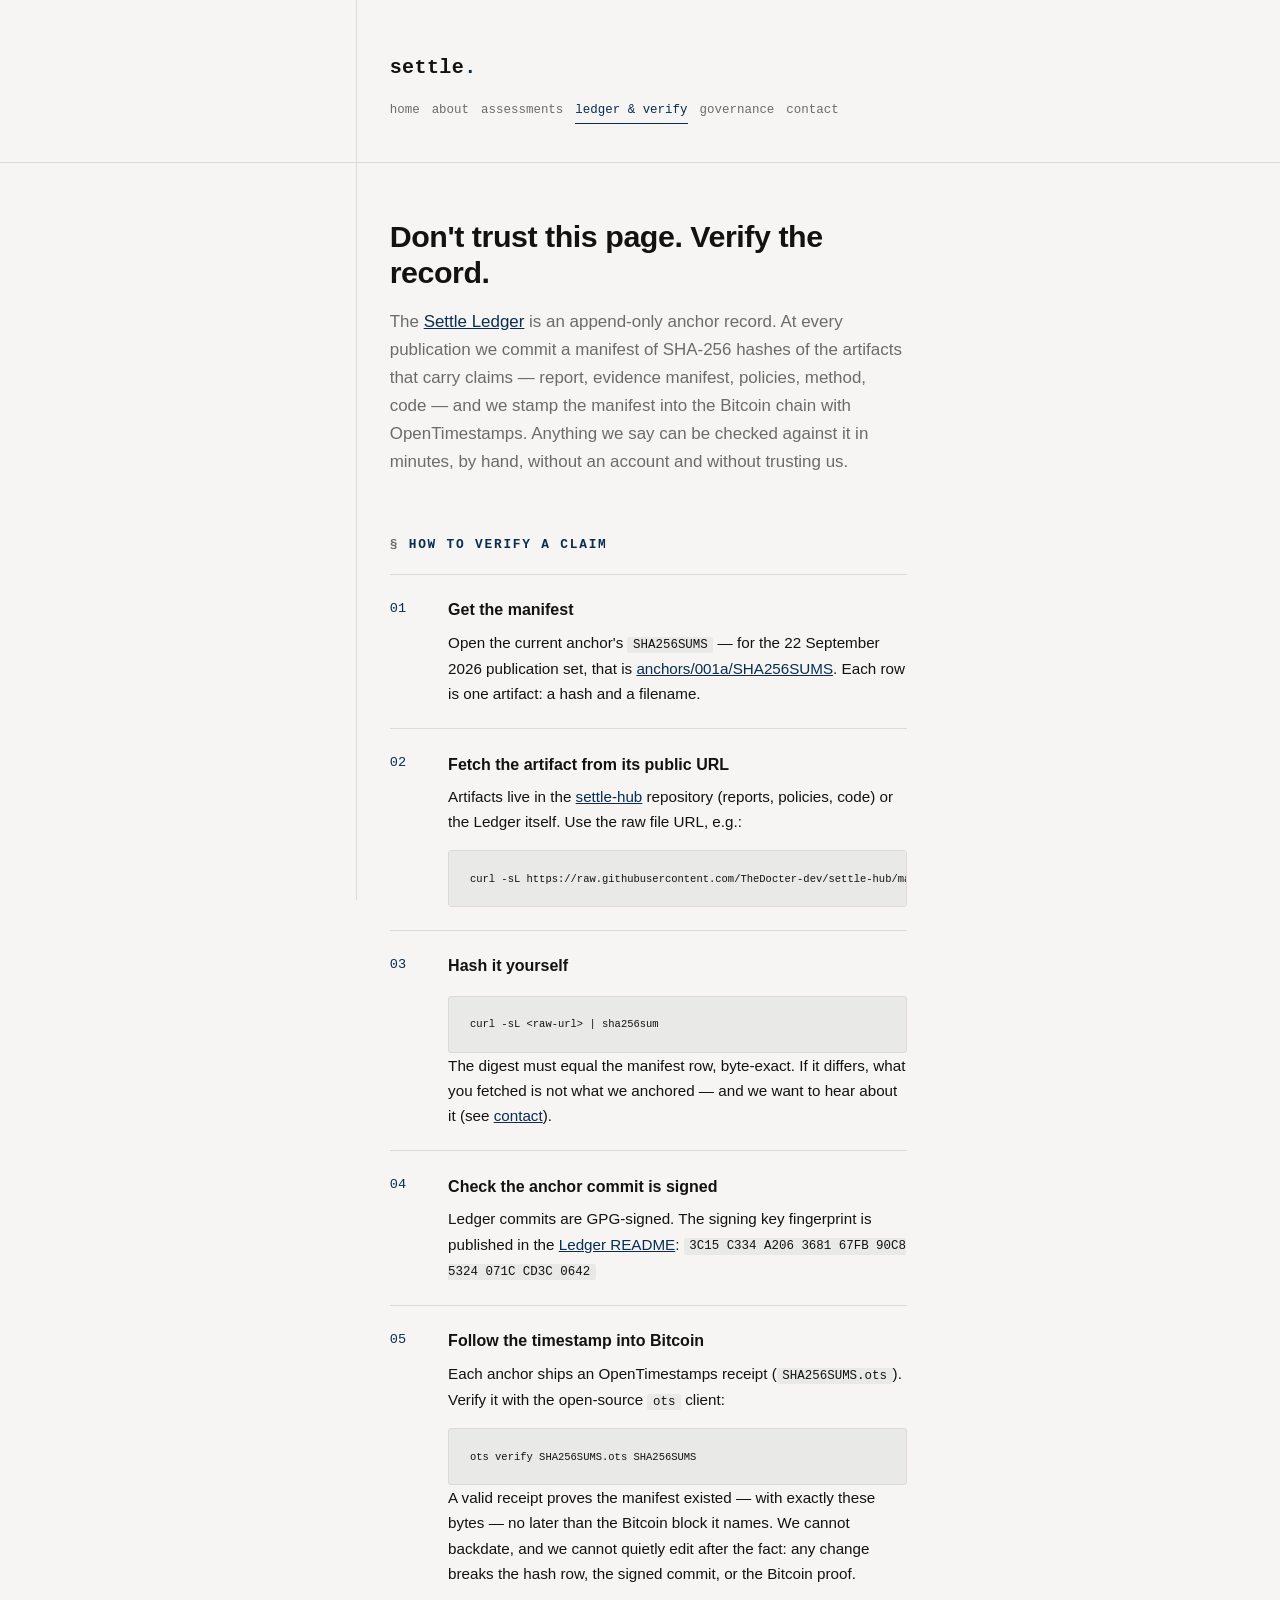
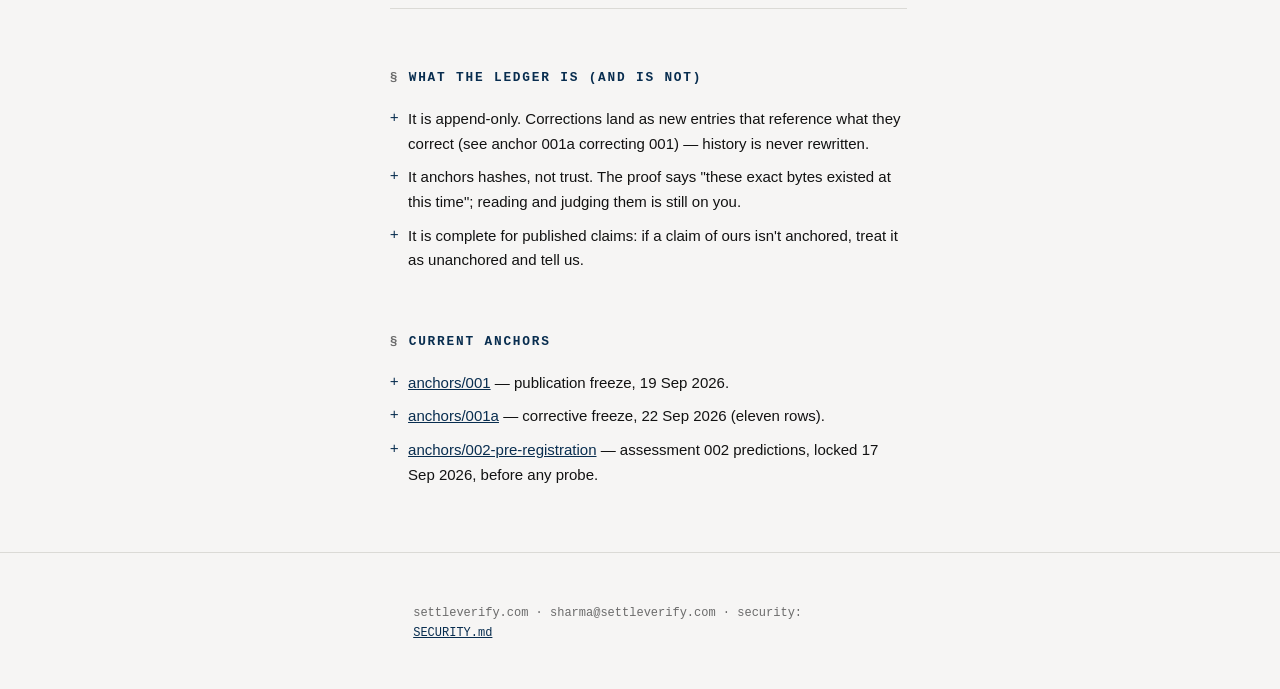
<file: ledger.html>
<!DOCTYPE html>
<html lang="en">
<head>
<meta charset="utf-8">
<meta name="viewport" content="width=device-width, initial-scale=1">
<title>Ledger &amp; how to verify — Settle</title>
<meta name="description" content="The Settle Ledger is the append-only anchor record. Walk any claim from a SHA-256 row to a Bitcoin block, by hand.">
<link rel="stylesheet" href="assets/style.css">
</head>
<body>

<header class="site">
  <div class="wrap">
    <a class="wordmark" href="index.html">settle<span>.</span></a>
    <nav class="site" aria-label="Site">
      <a href="index.html">home</a>
      <a href="about.html">about</a>
      <a href="assessments.html">assessments</a>
      <a href="ledger.html" aria-current="page">ledger &amp; verify</a>
      <a href="governance.html">governance</a>
      <a href="contact.html">contact</a>
    </nav>
  </div>
</header>

<main>
  <div class="wrap">

    <h1>Don't trust this page. Verify the record.</h1>
    <p class="lede">The <a href="https://github.com/TheDocter-dev/settle-ledger">Settle Ledger</a>
    is an append-only anchor record. At every publication we commit a manifest of SHA-256 hashes of
    the artifacts that carry claims — report, evidence manifest, policies, method, code — and we
    stamp the manifest into the Bitcoin chain with OpenTimestamps. Anything we say can be checked
    against it in minutes, by hand, without an account and without trusting us.</p>

    <section>
      <h2>How to verify a claim</h2>

      <ol class="steps">
        <li>
          <h3>Get the manifest</h3>
          <p>Open the current anchor's <code>SHA256SUMS</code> — for the 22 September 2026
          publication set, that is
          <a href="https://github.com/TheDocter-dev/settle-ledger/blob/main/anchors/001a/SHA256SUMS">anchors/001a/SHA256SUMS</a>.
          Each row is one artifact: a hash and a filename.</p>
        </li>
        <li>
          <h3>Fetch the artifact from its public URL</h3>
          <p>Artifacts live in the <a href="https://github.com/TheDocter-dev/settle-hub">settle-hub</a>
          repository (reports, policies, code) or the Ledger itself. Use the raw file URL, e.g.:</p>
          <pre><code>curl -sL https://raw.githubusercontent.com/TheDocter-dev/settle-hub/main/independence-policy.md</code></pre>
        </li>
        <li>
          <h3>Hash it yourself</h3>
          <pre><code>curl -sL &lt;raw-url&gt; | sha256sum</code></pre>
          <p>The digest must equal the manifest row, byte-exact. If it differs, what you fetched is
          not what we anchored — and we want to hear about it (see
          <a href="contact.html">contact</a>).</p>
        </li>
        <li>
          <h3>Check the anchor commit is signed</h3>
          <p>Ledger commits are GPG-signed. The signing key fingerprint is published in the
          <a href="https://github.com/TheDocter-dev/settle-ledger">Ledger README</a>:
          <span class="hash">3C15 C334 A206 3681 67FB 90C8 5324 071C CD3C 0642</span></p>
        </li>
        <li>
          <h3>Follow the timestamp into Bitcoin</h3>
          <p>Each anchor ships an OpenTimestamps receipt (<code>SHA256SUMS.ots</code>). Verify it
          with the open-source <code>ots</code> client:</p>
          <pre><code>ots verify SHA256SUMS.ots SHA256SUMS</code></pre>
          <p>A valid receipt proves the manifest existed — with exactly these bytes — no later than
          the Bitcoin block it names. We cannot backdate, and we cannot quietly edit after the fact:
          any change breaks the hash row, the signed commit, or the Bitcoin proof.</p>
        </li>
      </ol>
    </section>

    <section>
      <h2>What the Ledger is (and is not)</h2>
      <ul class="plain">
        <li>It is append-only. Corrections land as new entries that reference what they correct (see anchor 001a correcting 001) — history is never rewritten.</li>
        <li>It anchors hashes, not trust. The proof says "these exact bytes existed at this time"; reading and judging them is still on you.</li>
        <li>It is complete for published claims: if a claim of ours isn't anchored, treat it as unanchored and tell us.</li>
      </ul>
    </section>

    <section>
      <h2>Current anchors</h2>
      <ul class="plain">
        <li><a href="https://github.com/TheDocter-dev/settle-ledger/tree/main/anchors/001">anchors/001</a> — publication freeze, 19 Sep 2026.</li>
        <li><a href="https://github.com/TheDocter-dev/settle-ledger/tree/main/anchors/001a">anchors/001a</a> — corrective freeze, 22 Sep 2026 (eleven rows).</li>
        <li><a href="https://github.com/TheDocter-dev/settle-ledger/blob/main/anchors/002-pre-registration.md">anchors/002-pre-registration</a> — assessment 002 predictions, locked 17 Sep 2026, before any probe.</li>
      </ul>
    </section>

  </div>
</main>

<footer class="site">
  <div class="wrap">
    <p class="mono">settleverify.com · sharma@settleverify.com · security: <a href="https://github.com/TheDocter-dev/settle-hub/blob/main/SECURITY.md">SECURITY.md</a></p>
  </div>
</footer>

</body>
</html>
</file>
<file: assets/style.css>
/* Settle — settleverify.com
   Text-first. No external assets. System font stacks only.
   Light warm paper, deep-navy ink accent, single vertical hairline guide.
   One progressive-enhancement script on the home page (canvas hero);
   the page is complete and readable with JavaScript disabled. */

:root {
  --c-bg: hsl(40, 9%, 96%);
  --c-bg-alt: hsl(40, 6%, 91%);
  --c-text: hsl(0, 0%, 7%);
  --c-text-alt: hsl(0, 0%, 42%);
  --c-accent: #082D4F;
  --c-line: hsl(40, 6%, 85%);
  --mono: ui-monospace, "SF Mono", "Cascadia Mono", Menlo, Consolas, monospace;
  --sans: -apple-system, BlinkMacSystemFont, "Segoe UI", Roboto, "Helvetica Neue", Arial, sans-serif;
}

@media (prefers-color-scheme: dark) {
  :root {
    --c-bg: hsl(0, 0%, 6%);
    --c-bg-alt: hsl(0, 0%, 14%);
    --c-text: hsl(0, 0%, 96%);
    --c-text-alt: hsl(0, 0%, 62%);
    --c-accent: #9fc2e8;
    --c-line: hsl(0, 0%, 20%);
  }
}

* { margin: 0; padding: 0; box-sizing: border-box; }

html { scroll-behavior: smooth; }

body {
  background: var(--c-bg);
  color: var(--c-text);
  font-family: var(--sans);
  font-size: 15px;
  line-height: 1.65;
  font-feature-settings: "onum", "kern", "liga";
  -webkit-font-smoothing: antialiased;
}

/* The vertical hairline — structural guide down the left edge */
body::after {
  content: "";
  position: fixed;
  top: 0; bottom: 0;
  left: 2ch;
  width: 1px;
  background: var(--c-line);
  pointer-events: none;
}
@media (min-width: 1150px) {
  body::after { left: calc(50% - 34ch); }
}

.wrap {
  max-width: 72ch;
  margin: 0 auto;
  padding: 0 4ch 0 6ch;
}

/* ---------- header ---------- */
header.site {
  padding: 3.2rem 0 2.4rem;
  border-bottom: 1px solid var(--c-line);
}
header.site .wrap {
  display: flex;
  justify-content: space-between;
  align-items: baseline;
  flex-wrap: wrap;
  gap: 1rem;
}
.wordmark {
  font-family: var(--mono);
  font-weight: 700;
  font-size: 1.25rem;
  letter-spacing: 0.02em;
  color: var(--c-text);
  text-decoration: none;
}
.wordmark span { color: var(--c-accent); }
nav.site {
  font-family: var(--mono);
  font-size: 0.78rem;
  display: flex;
  gap: 1.6ch;
  flex-wrap: wrap;
}
nav.site a {
  color: var(--c-text-alt);
  text-decoration: none;
  padding-bottom: 2px;
  border-bottom: 1px solid transparent;
}
nav.site a:hover { color: var(--c-accent); border-bottom-color: var(--c-accent); }
nav.site a[aria-current="page"] { color: var(--c-accent); border-bottom-color: var(--c-accent); }

/* ---------- main ---------- */
main { padding: 3.4rem 0 4rem; }

h1 {
  font-size: 1.9rem;
  line-height: 1.2;
  letter-spacing: -0.015em;
  font-weight: 650;
  max-width: 26ch;
}
h1 + .lede { margin-top: 1.1rem; }
.lede {
  font-size: 1.06rem;
  color: var(--c-text-alt);
  max-width: 56ch;
}

section { margin-top: 3.6rem; }
h2 {
  font-family: var(--mono);
  font-size: 0.8rem;
  font-weight: 600;
  letter-spacing: 0.14em;
  text-transform: uppercase;
  color: var(--c-accent);
  margin-bottom: 1.2rem;
}
h2::before { content: "§ "; color: var(--c-text-alt); }

p { max-width: 62ch; }
p + p { margin-top: 0.9rem; }

a { color: var(--c-accent); }

/* ---------- records / lists ---------- */
.record {
  border-top: 1px solid var(--c-line);
  padding: 1.3rem 0;
}
.record:last-of-type { border-bottom: 1px solid var(--c-line); }
.record .meta {
  font-family: var(--mono);
  font-size: 0.75rem;
  color: var(--c-text-alt);
  letter-spacing: 0.04em;
  margin-bottom: 0.35rem;
}
.record h3 {
  font-size: 1.05rem;
  font-weight: 600;
  margin-bottom: 0.4rem;
}
.record p { color: var(--c-text); font-size: 0.95rem; }

ul.plain { list-style: none; }
ul.plain li {
  padding-left: 2.2ch;
  position: relative;
  margin-top: 0.55rem;
  max-width: 62ch;
}
ul.plain li::before {
  content: "+";
  position: absolute;
  left: 0;
  color: var(--c-accent);
  font-family: var(--mono);
}

/* ---------- code / hashes ---------- */
code, .hash {
  font-family: var(--mono);
  font-size: 0.82em;
  background: var(--c-bg-alt);
  padding: 0.1em 0.45em;
  border-radius: 2px;
  word-break: break-all;
}
pre {
  font-family: var(--mono);
  font-size: 0.8rem;
  line-height: 1.55;
  background: var(--c-bg-alt);
  border: 1px solid var(--c-line);
  border-radius: 3px;
  padding: 1.1rem 1.3rem;
  overflow-x: auto;
  margin-top: 1rem;
  max-width: 68ch;
}
pre code { background: none; padding: 0; }

/* ---------- verify steps ---------- */
ol.steps {
  list-style: none;
  counter-reset: step;
}
ol.steps li {
  counter-increment: step;
  border-top: 1px solid var(--c-line);
  padding: 1.4rem 0 1.4rem 7ch;
  position: relative;
  max-width: 66ch;
}
ol.steps li::before {
  content: counter(step, decimal-leading-zero);
  position: absolute;
  left: 0; top: 1.45rem;
  font-family: var(--mono);
  font-size: 0.85rem;
  color: var(--c-accent);
}
ol.steps li:last-child { border-bottom: 1px solid var(--c-line); }
ol.steps h3 { font-size: 1rem; margin-bottom: 0.4rem; }
ol.steps p { font-size: 0.95rem; color: var(--c-text); }

/* ---------- hash-chain diagram (pure CSS draw) ---------- */
.chain { margin: 2.6rem 0 0.6rem; max-width: 640px; }
.chain svg { display: block; width: 100%; height: auto; }
.chain .link-line {
  stroke-dasharray: 60;
  stroke-dashoffset: 60;
  animation: draw 0.7s ease-out forwards;
}
.chain .blk {
  opacity: 0;
  animation: appear 0.4s ease-out forwards;
}
.chain .lbl {
  opacity: 0;
  animation: appear 0.4s ease-out forwards;
}
.chain .d0 { animation-delay: 0.1s; }
.chain .d1 { animation-delay: 0.7s; }
.chain .d2 { animation-delay: 1.1s; }
.chain .d3 { animation-delay: 1.7s; }
.chain .d4 { animation-delay: 2.1s; }
.chain .d5 { animation-delay: 2.7s; }
.chain .d6 { animation-delay: 3.1s; }
@keyframes draw { to { stroke-dashoffset: 0; } }
@keyframes appear { to { opacity: 1; } }
.chain-caption {
  font-family: var(--mono);
  font-size: 0.72rem;
  color: var(--c-text-alt);
  margin-top: 0.8rem;
}
@media (prefers-reduced-motion: reduce) {
  .chain .link-line, .chain .blk, .chain .lbl { animation: none; opacity: 1; stroke-dashoffset: 0; }
  html { scroll-behavior: auto; }
}

/* ---------- footer ---------- */
footer.site {
  border-top: 1px solid var(--c-line);
  padding: 2.2rem 0 3rem;
  font-size: 0.85rem;
  color: var(--c-text-alt);
}
footer.site p { max-width: 62ch; }
footer.site .mono { font-family: var(--mono); font-size: 0.75rem; margin-top: 1rem; }

@media (max-width: 640px) {
  .wrap { padding: 0 3ch 0 4ch; }
  h1 { font-size: 1.5rem; }
  ol.steps li { padding-left: 5.5ch; }
}

/* ---------- home hero canvas (progressive enhancement) ---------- */
#heroCanvas { display: none; width: 100%; margin: 2.2rem 0 0; color: var(--c-accent); }
#chainHero svg { display: block; width: 100%; }
</file>
